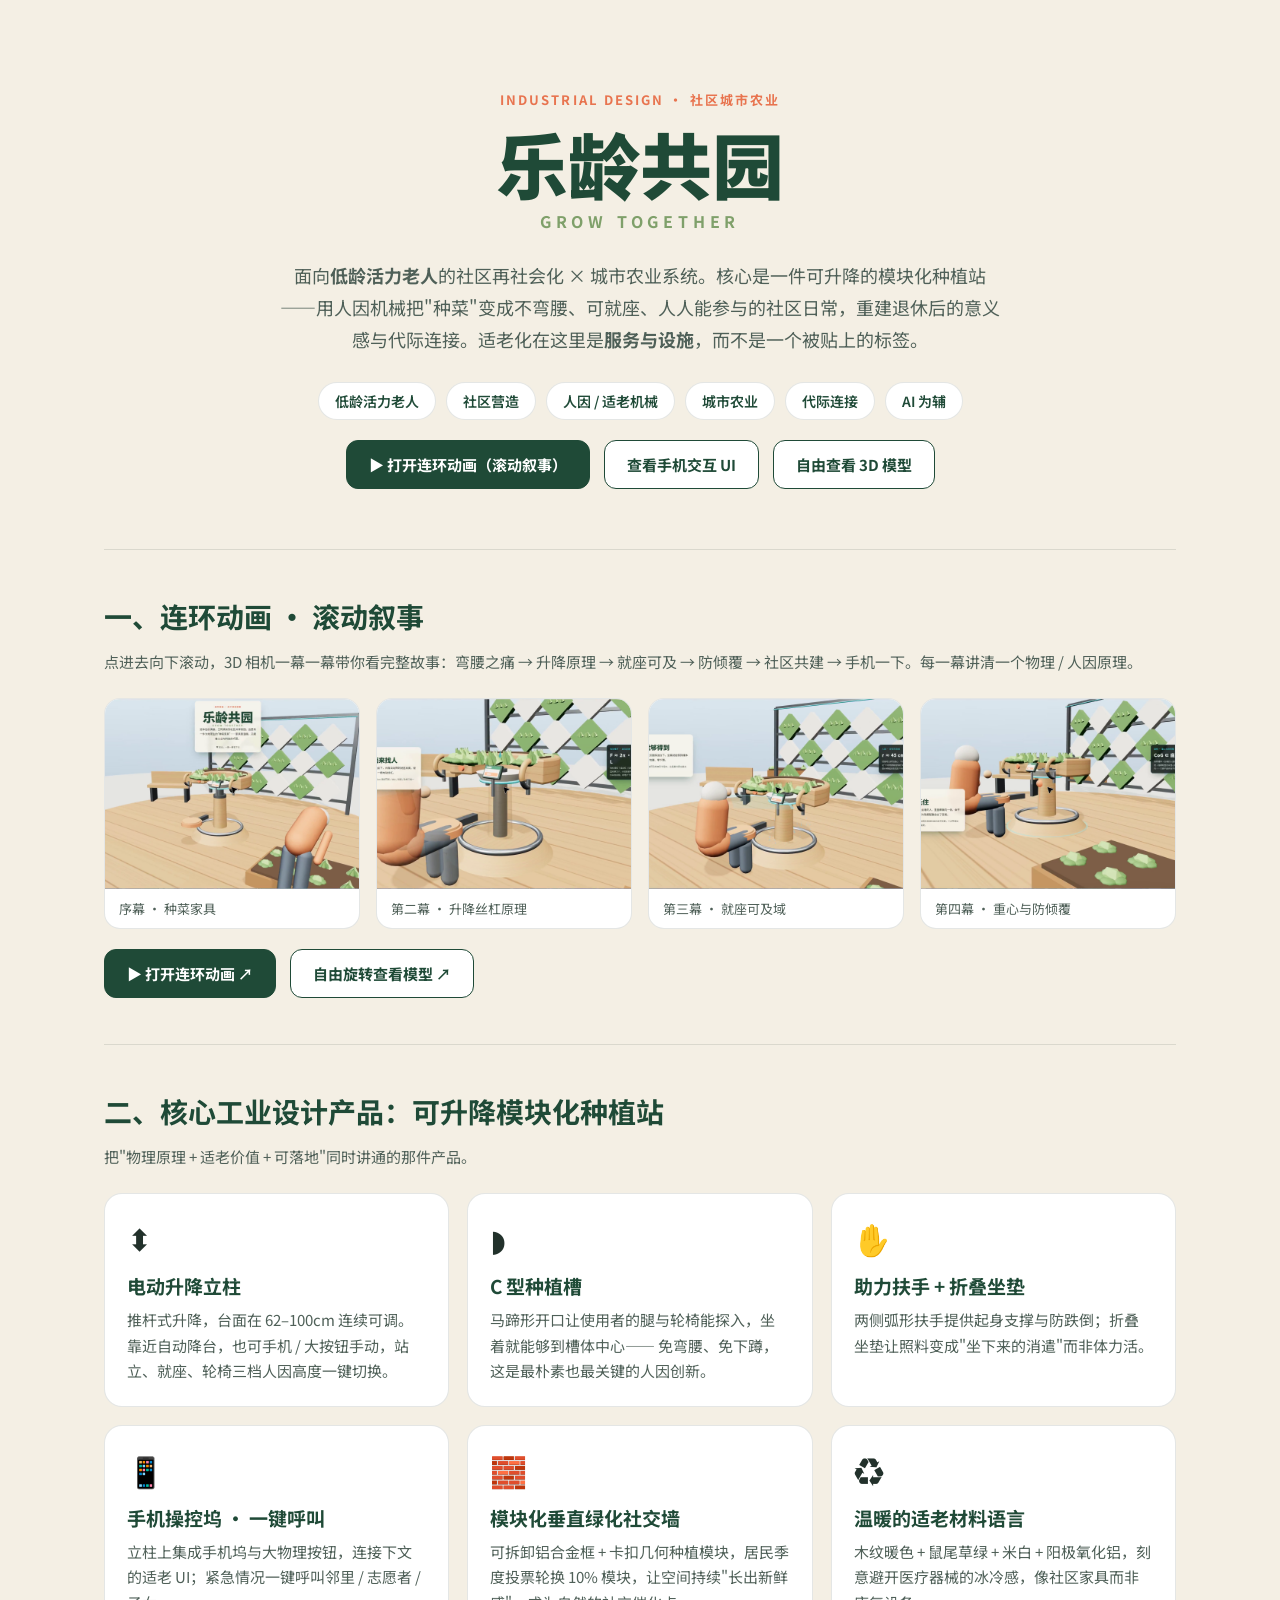
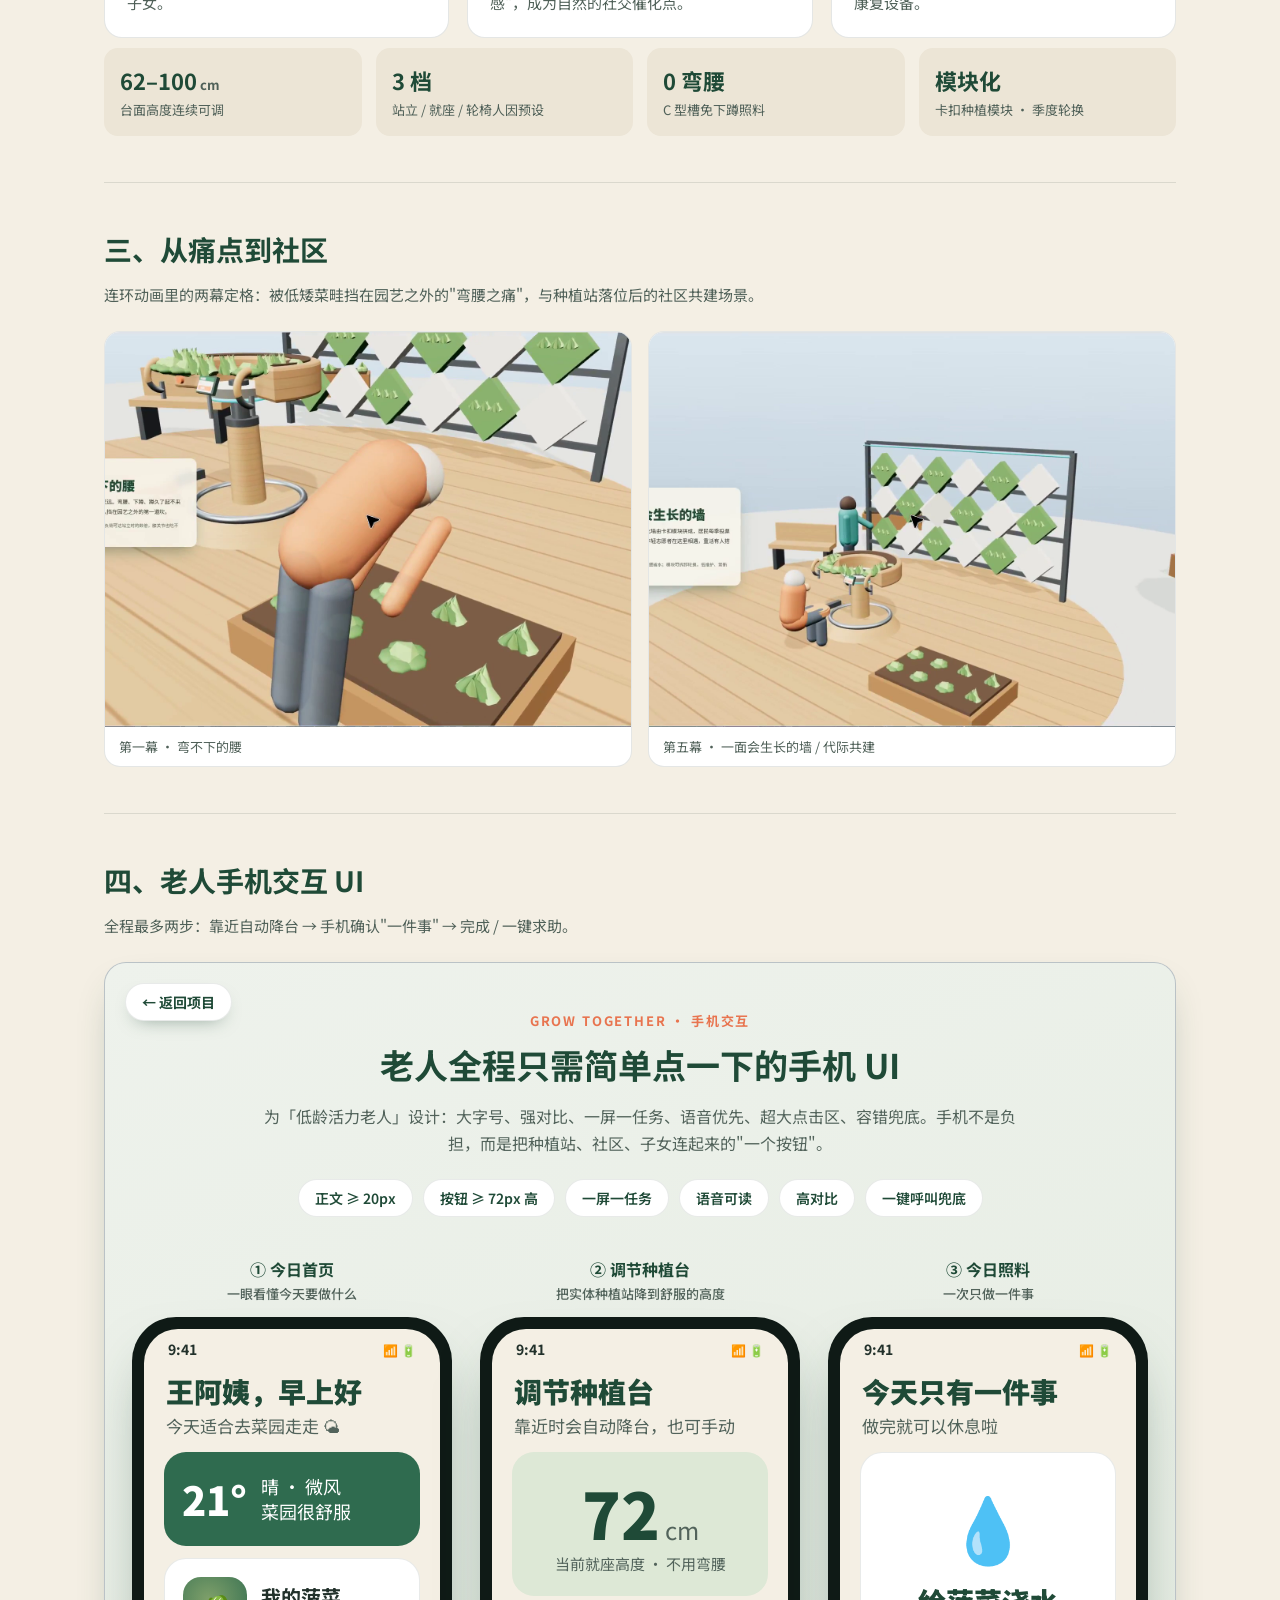
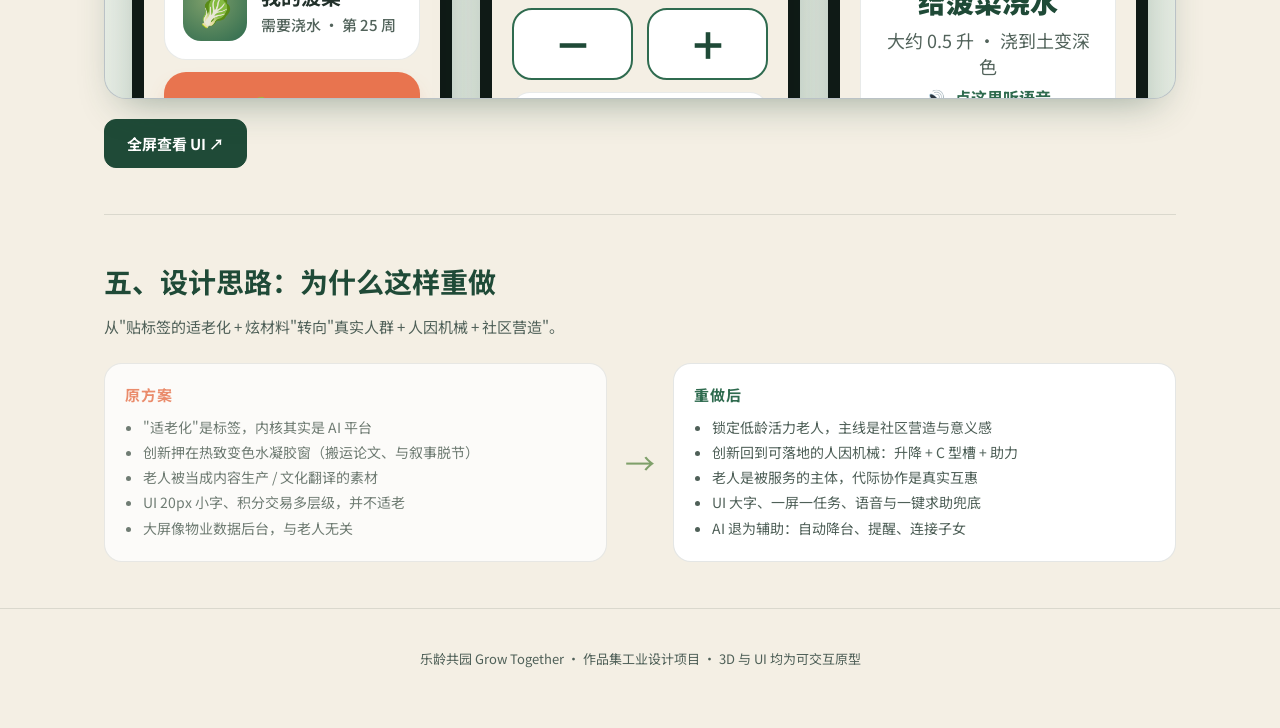
<file: senior-garden/index.html>
<!DOCTYPE html>
<html lang="zh-CN">
  <head>
    <meta charset="UTF-8" />
    <meta name="viewport" content="width=device-width, initial-scale=1.0" />
    <title>乐龄共园 Grow Together · 社区城市农业工业设计</title>
    <link rel="preconnect" href="https://fonts.googleapis.com" />
    <link
      href="https://fonts.googleapis.com/css2?family=Noto+Sans+SC:wght@400;500;700;900&display=swap"
      rel="stylesheet"
    />
    <link rel="stylesheet" href="./css/project.css" />
  </head>
  <body class="doc-page">
    <header class="hero">
      <div class="wrap">
        <div class="kicker">INDUSTRIAL DESIGN · 社区城市农业</div>
        <h1>乐龄共园</h1>
        <div class="en">Grow Together</div>
        <p class="lead">
          面向<strong>低龄活力老人</strong>的社区再社会化 ×
          城市农业系统。核心是一件可升降的模块化种植站——用人因机械把"种菜"变成不弯腰、可就座、人人能参与的社区日常，重建退休后的意义感与代际连接。适老化在这里是<strong>服务与设施</strong>，而不是一个被贴上的标签。
        </p>
        <div class="tags">
          <span>低龄活力老人</span>
          <span>社区营造</span>
          <span>人因 / 适老机械</span>
          <span>城市农业</span>
          <span>代际连接</span>
          <span>AI 为辅</span>
        </div>
        <div class="cta-row" style="justify-content: center">
          <a class="cta" href="./story.html">▶ 打开连环动画（滚动叙事）</a>
          <a class="cta ghost" href="./ui.html">查看手机交互 UI</a>
          <a class="cta ghost" href="./model.html">自由查看 3D 模型</a>
        </div>
      </div>
    </header>

    <main class="wrap">
      <!-- STORY / 连环动画 -->
      <section class="section" id="story">
        <h2>一、连环动画 · 滚动叙事</h2>
        <p class="sec-sub">
          点进去向下滚动，3D 相机一幕一幕带你看完整故事：弯腰之痛 → 升降原理 →
          就座可及 → 防倾覆 → 社区共建 → 手机一下。每一幕讲清一个物理 / 人因原理。
        </p>
        <div class="render-grid">
          <figure><img src="./scenes/scene-hero.png" alt="序幕" /><figcaption>序幕 · 种菜家具</figcaption></figure>
          <figure><img src="./scenes/scene-lift.png" alt="升降原理" /><figcaption>第二幕 · 升降丝杠原理</figcaption></figure>
          <figure><img src="./scenes/scene-reach.png" alt="可及域" /><figcaption>第三幕 · 就座可及域</figcaption></figure>
          <figure><img src="./scenes/scene-stable.png" alt="防倾覆" /><figcaption>第四幕 · 重心与防倾覆</figcaption></figure>
        </div>
        <div class="cta-row">
          <a class="cta" href="./story.html" target="_blank">▶ 打开连环动画 ↗</a>
          <a class="cta ghost" href="./model.html" target="_blank">自由旋转查看模型 ↗</a>
        </div>
      </section>

      <!-- PRODUCT -->
      <section class="section">
        <h2>二、核心工业设计产品：可升降模块化种植站</h2>
        <p class="sec-sub">把"物理原理 + 适老价值 + 可落地"同时讲通的那件产品。</p>
        <div class="grid-3">
          <div class="feat">
            <div class="fi">⬍</div>
            <h3>电动升降立柱</h3>
            <p>
              推杆式升降，台面在 62–100cm 连续可调。靠近自动降台，也可手机 /
              大按钮手动，站立、就座、轮椅三档人因高度一键切换。
            </p>
          </div>
          <div class="feat">
            <div class="fi">◗</div>
            <h3>C 型种植槽</h3>
            <p>
              马蹄形开口让使用者的腿与轮椅能探入，坐着就能够到槽体中心——
              免弯腰、免下蹲，这是最朴素也最关键的人因创新。
            </p>
          </div>
          <div class="feat">
            <div class="fi">✋</div>
            <h3>助力扶手 + 折叠坐垫</h3>
            <p>
              两侧弧形扶手提供起身支撑与防跌倒；折叠坐垫让照料变成"坐下来的消遣"而非体力活。
            </p>
          </div>
          <div class="feat">
            <div class="fi">📱</div>
            <h3>手机操控坞 · 一键呼叫</h3>
            <p>
              立柱上集成手机坞与大物理按钮，连接下文的适老 UI；紧急情况一键呼叫邻里 /
              志愿者 / 子女。
            </p>
          </div>
          <div class="feat">
            <div class="fi">🧱</div>
            <h3>模块化垂直绿化社交墙</h3>
            <p>
              可拆卸铝合金框 + 卡扣几何种植模块，居民季度投票轮换 10%
              模块，让空间持续"长出新鲜感"，成为自然的社交催化点。
            </p>
          </div>
          <div class="feat">
            <div class="fi">♻️</div>
            <h3>温暖的适老材料语言</h3>
            <p>
              木纹暖色 + 鼠尾草绿 + 米白 + 阳极氧化铝，刻意避开医疗器械的冰冷感，像社区家具而非康复设备。
            </p>
          </div>
        </div>
        <div class="spec">
          <div><b>62–100<small> cm</small></b><small>台面高度连续可调</small></div>
          <div><b>3 档</b><small>站立 / 就座 / 轮椅人因预设</small></div>
          <div><b>0 弯腰</b><small>C 型槽免下蹲照料</small></div>
          <div><b>模块化</b><small>卡扣种植模块 · 季度轮换</small></div>
        </div>
      </section>

      <!-- STORY STILLS: pain -> community -->
      <section class="section" id="renders">
        <h2>三、从痛点到社区</h2>
        <p class="sec-sub">
          连环动画里的两幕定格：被低矮菜畦挡在园艺之外的"弯腰之痛"，与种植站落位后的社区共建场景。
        </p>
        <div class="render-grid">
          <figure>
            <img src="./scenes/scene-problem.png" alt="弯腰之痛" />
            <figcaption>第一幕 · 弯不下的腰</figcaption>
          </figure>
          <figure>
            <img src="./scenes/scene-community.png" alt="社区共建" />
            <figcaption>第五幕 · 一面会生长的墙 / 代际共建</figcaption>
          </figure>
        </div>
      </section>

      <!-- UI -->
      <section class="section" id="ui">
        <h2>四、老人手机交互 UI</h2>
        <p class="sec-sub">
          全程最多两步：靠近自动降台 → 手机确认"一件事" → 完成 / 一键求助。
        </p>
        <div class="embed" style="aspect-ratio: 16 / 11">
          <iframe src="./ui.html" title="乐龄共园手机 UI" loading="lazy"></iframe>
        </div>
        <div class="cta-row">
          <a class="cta" href="./ui.html" target="_blank">全屏查看 UI ↗</a>
        </div>
      </section>

      <!-- DESIGN PIVOT -->
      <section class="section">
        <h2>五、设计思路：为什么这样重做</h2>
        <p class="sec-sub">
          从"贴标签的适老化 + 炫材料"转向"真实人群 + 人因机械 + 社区营造"。
        </p>
        <div class="pivot">
          <div class="col was">
            <h4>原方案</h4>
            <ul>
              <li>"适老化"是标签，内核其实是 AI 平台</li>
              <li>创新押在热致变色水凝胶窗（搬运论文、与叙事脱节）</li>
              <li>老人被当成内容生产 / 文化翻译的素材</li>
              <li>UI 20px 小字、积分交易多层级，并不适老</li>
              <li>大屏像物业数据后台，与老人无关</li>
            </ul>
          </div>
          <div class="arrow">→</div>
          <div class="col now">
            <h4>重做后</h4>
            <ul>
              <li>锁定低龄活力老人，主线是社区营造与意义感</li>
              <li>创新回到可落地的人因机械：升降 + C 型槽 + 助力</li>
              <li>老人是被服务的主体，代际协作是真实互惠</li>
              <li>UI 大字、一屏一任务、语音与一键求助兜底</li>
              <li>AI 退为辅助：自动降台、提醒、连接子女</li>
            </ul>
          </div>
        </div>
      </section>
    </main>

    <footer class="footer">
      <div class="wrap">
        乐龄共园 Grow Together · 作品集工业设计项目 · 3D 与 UI 均为可交互原型
      </div>
    </footer>
  </body>
</html>
</file>
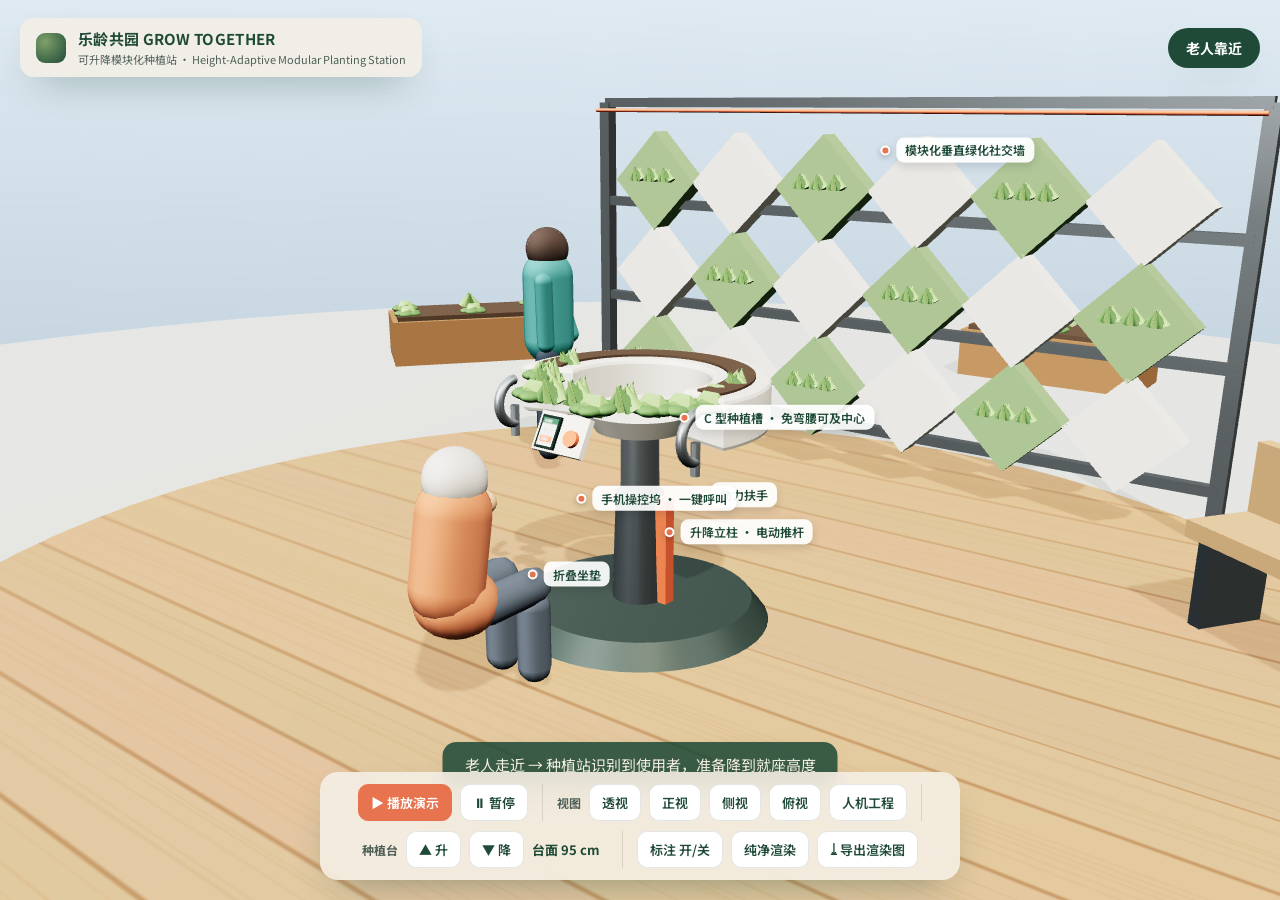
<file: senior-garden/model.html>
<!DOCTYPE html>
<html lang="zh-CN">
  <head>
    <meta charset="UTF-8" />
    <meta name="viewport" content="width=device-width, initial-scale=1.0" />
    <title>乐龄共园 · 可升降模块化种植站 — 3D 演示</title>
    <link rel="preconnect" href="https://fonts.googleapis.com" />
    <link
      href="https://fonts.googleapis.com/css2?family=Noto+Sans+SC:wght@400;500;700;900&display=swap"
      rel="stylesheet"
    />
    <link rel="stylesheet" href="./css/project.css" />
  </head>
  <body class="model-page">
    <div id="scene-root">
      <canvas id="scene"></canvas>
      <div id="annotations" class="annotations"></div>

      <header class="scene-topbar" data-ui>
        <div class="brand">
          <span class="brand-mark"></span>
          <div class="brand-text">
            <strong>乐龄共园 GROW&nbsp;TOGETHER</strong>
            <small>可升降模块化种植站 · Height-Adaptive Modular Planting Station</small>
          </div>
        </div>
        <div class="phase-pill" data-ui><span data-phase-label>就座照料</span></div>
      </header>

      <div class="scene-caption" data-ui data-caption>
        老人靠近 → 种植站自动降到就座高度 → 免弯腰照料 → 邻里 / 青年加入
      </div>

      <div class="scene-controls" data-ui>
        <div class="ctl-group">
          <button class="btn btn-primary" data-act="play">▶ 播放演示</button>
          <button class="btn" data-act="pause">⏸ 暂停</button>
        </div>
        <div class="ctl-group">
          <span class="ctl-label">视图</span>
          <button class="btn" data-view="persp">透视</button>
          <button class="btn" data-view="front">正视</button>
          <button class="btn" data-view="side">侧视</button>
          <button class="btn" data-view="top">俯视</button>
          <button class="btn" data-view="ergo">人机工程</button>
        </div>
        <div class="ctl-group">
          <span class="ctl-label">种植台</span>
          <button class="btn" data-act="raise">▲ 升</button>
          <button class="btn" data-act="lower">▼ 降</button>
          <span class="ctl-readout" data-height-readout>台面 72 cm</span>
        </div>
        <div class="ctl-group">
          <button class="btn" data-act="labels">标注 开/关</button>
          <button class="btn" data-act="pure">纯净渲染</button>
          <button class="btn" data-act="shot">⤓ 导出渲染图</button>
        </div>
      </div>

      <div class="loading" data-loading>正在装配 3D 模型…</div>
    </div>

    <script type="importmap">
      {
        "imports": {
          "three": "./vendor/three.module.js"
        }
      }
    </script>
    <script type="module" src="./js/scene.js"></script>
  </body>
</html>
</file>
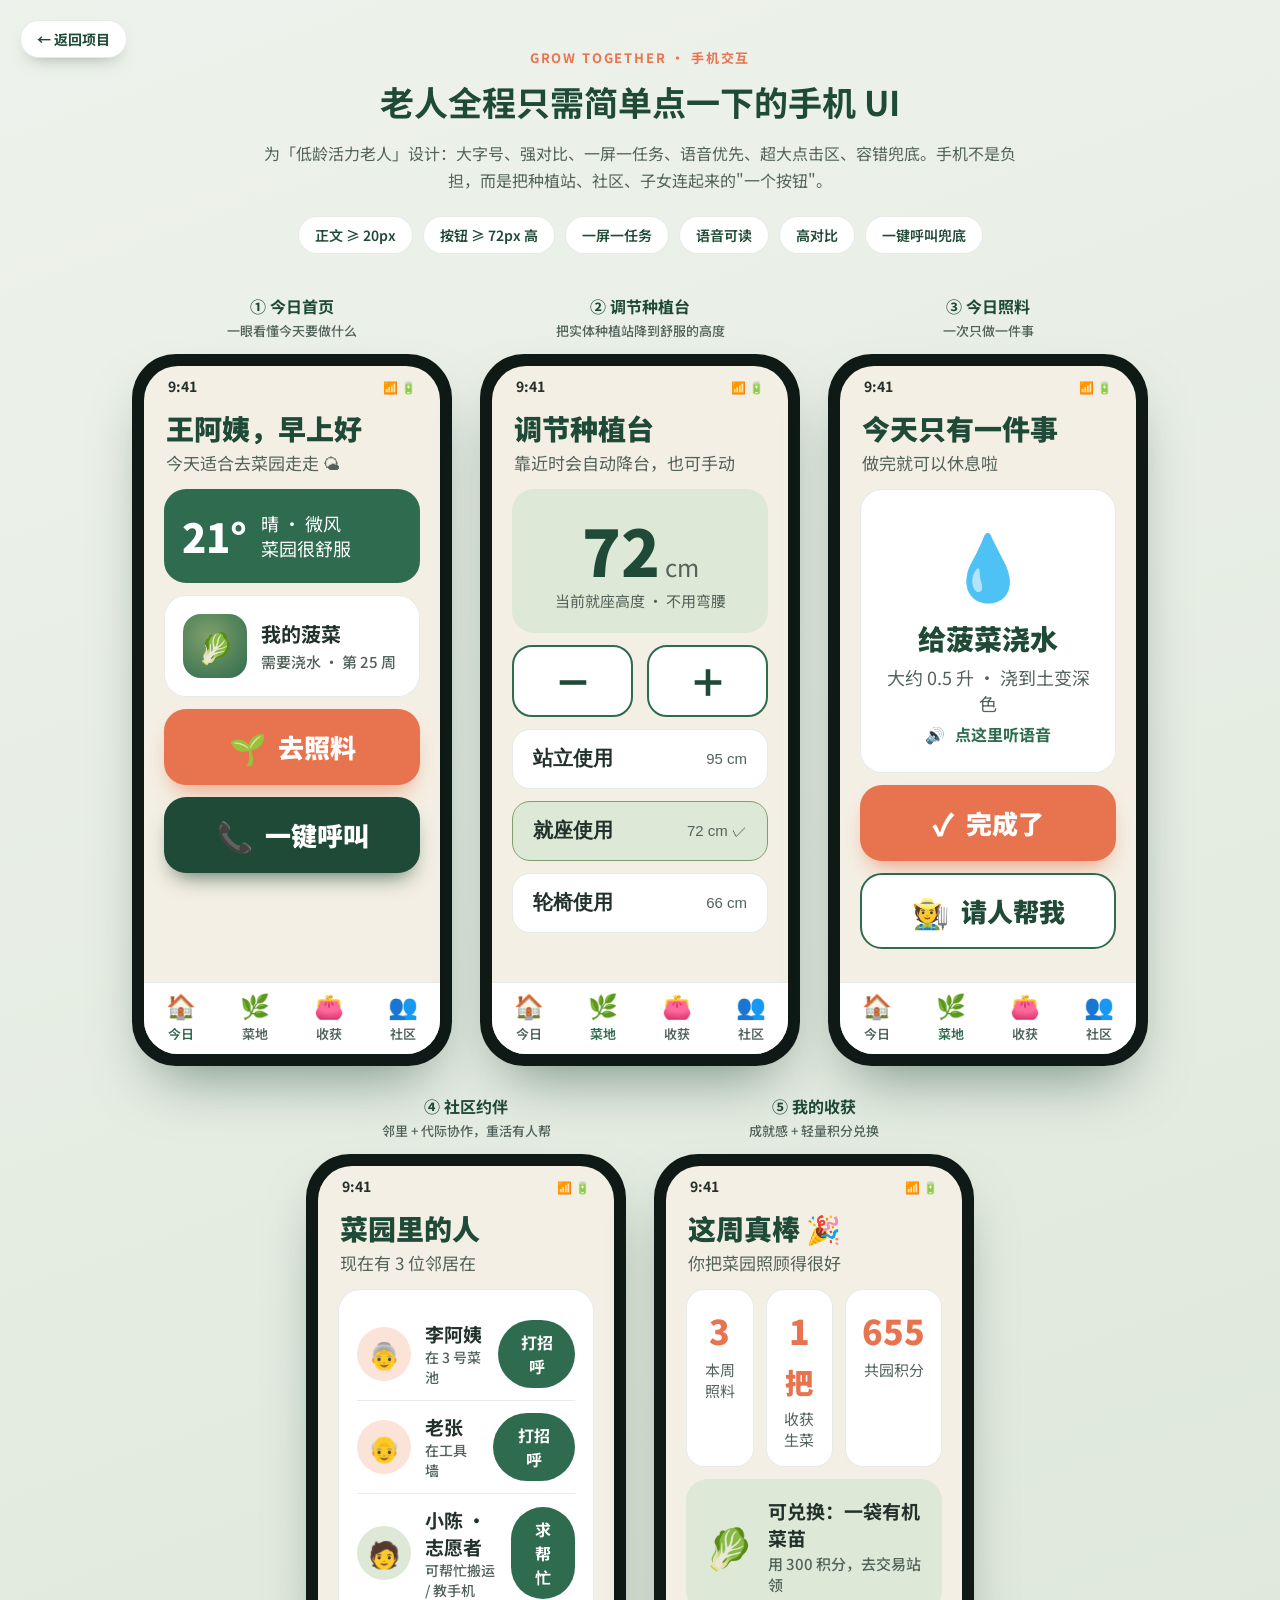
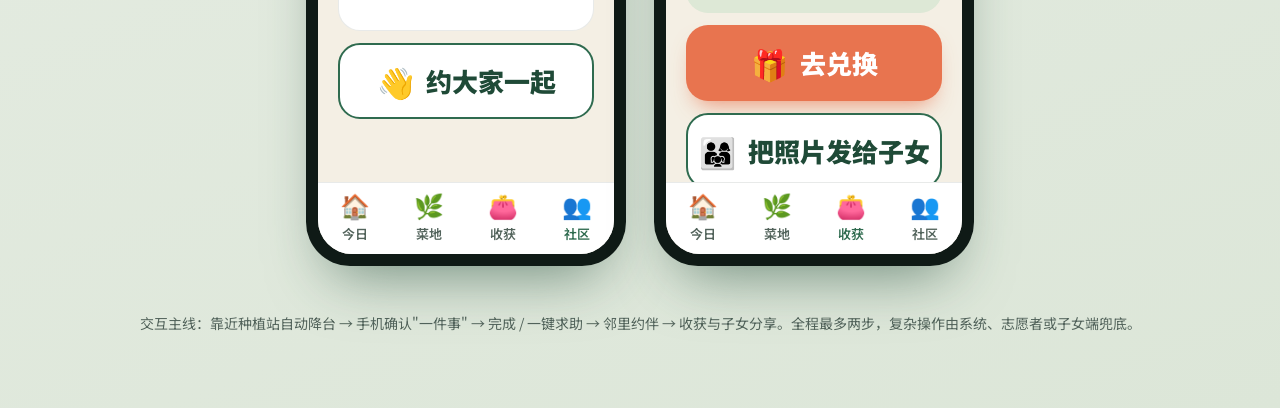
<file: senior-garden/ui.html>
<!DOCTYPE html>
<html lang="zh-CN">
  <head>
    <meta charset="UTF-8" />
    <meta name="viewport" content="width=device-width, initial-scale=1.0" />
    <title>乐龄共园 · 手机交互 UI</title>
    <link rel="preconnect" href="https://fonts.googleapis.com" />
    <link
      href="https://fonts.googleapis.com/css2?family=Noto+Sans+SC:wght@400;500;700;900&display=swap"
      rel="stylesheet"
    />
    <link rel="stylesheet" href="./css/ui.css" />
  </head>
  <body>
    <a class="back-link" href="./index.html">← 返回项目</a>

    <header class="ui-head">
      <div class="kicker">GROW TOGETHER · 手机交互</div>
      <h1>老人全程只需简单点一下的手机 UI</h1>
      <p>
        为「低龄活力老人」设计：大字号、强对比、一屏一任务、语音优先、超大点击区、容错兜底。手机不是负担，而是把种植站、社区、子女连起来的"一个按钮"。
      </p>
      <div class="principles">
        <span>正文 ≥ 20px</span>
        <span>按钮 ≥ 72px 高</span>
        <span>一屏一任务</span>
        <span>语音可读</span>
        <span>高对比</span>
        <span>一键呼叫兜底</span>
      </div>
    </header>

    <section class="phones">
      <!-- 1. 今日首页 -->
      <div class="phone-wrap">
        <div class="phone-label">① 今日首页<small>一眼看懂今天要做什么</small></div>
        <div class="phone">
          <div class="screen">
            <div class="statusbar"><span>9:41</span><span class="dots"></span></div>
            <div class="app-head">
              <div class="big">王阿姨，早上好</div>
              <div class="sub">今天适合去菜园走走 🌤</div>
            </div>
            <div class="screen-body">
              <div class="card green">
                <div class="weather">
                  <div class="temp">21°</div>
                  <div class="wtext">晴 · 微风<br />菜园很舒服</div>
                </div>
              </div>
              <div class="card">
                <div class="plot">
                  <div class="thumb">🥬</div>
                  <div class="meta">
                    我的菠菜
                    <small>需要浇水 · 第 25 周</small>
                  </div>
                </div>
              </div>
              <button class="big-btn"><span class="ico">🌱</span>去照料</button>
              <button class="big-btn call-btn">
                <span class="ico">📞</span>一键呼叫
              </button>
            </div>
            <div class="tabbar">
              <div class="tab active"><span class="t-ico">🏠</span>今日</div>
              <div class="tab"><span class="t-ico">🌿</span>菜地</div>
              <div class="tab"><span class="t-ico">👛</span>收获</div>
              <div class="tab"><span class="t-ico">👥</span>社区</div>
            </div>
          </div>
        </div>
      </div>

      <!-- 2. 调节种植台 -->
      <div class="phone-wrap">
        <div class="phone-label">
          ② 调节种植台<small>把实体种植站降到舒服的高度</small>
        </div>
        <div class="phone">
          <div class="screen">
            <div class="statusbar"><span>9:41</span><span class="dots"></span></div>
            <div class="app-head">
              <div class="big">调节种植台</div>
              <div class="sub">靠近时会自动降台，也可手动</div>
            </div>
            <div class="screen-body">
              <div class="card sage">
                <div class="height-display">
                  <span class="val">72</span><span class="unit"> cm</span>
                  <div class="hint">当前就座高度 · 不用弯腰</div>
                </div>
              </div>
              <div class="stepper">
                <button aria-label="降低">－</button>
                <button aria-label="升高">＋</button>
              </div>
              <div class="presets">
                <button class="preset">
                  站立使用 <span class="tag">95 cm</span>
                </button>
                <button class="preset active">
                  就座使用 <span class="tag">72 cm ✓</span>
                </button>
                <button class="preset">
                  轮椅使用 <span class="tag">66 cm</span>
                </button>
              </div>
            </div>
            <div class="tabbar">
              <div class="tab"><span class="t-ico">🏠</span>今日</div>
              <div class="tab active"><span class="t-ico">🌿</span>菜地</div>
              <div class="tab"><span class="t-ico">👛</span>收获</div>
              <div class="tab"><span class="t-ico">👥</span>社区</div>
            </div>
          </div>
        </div>
      </div>

      <!-- 3. 今日照料任务 -->
      <div class="phone-wrap">
        <div class="phone-label">③ 今日照料<small>一次只做一件事</small></div>
        <div class="phone">
          <div class="screen">
            <div class="statusbar"><span>9:41</span><span class="dots"></span></div>
            <div class="app-head">
              <div class="big">今天只有一件事</div>
              <div class="sub">做完就可以休息啦</div>
            </div>
            <div class="screen-body">
              <div class="card task-card">
                <div class="ico-big">💧</div>
                <div class="task-title">给菠菜浇水</div>
                <div class="task-sub">大约 0.5 升 · 浇到土变深色</div>
                <div class="voice-row"><span>🔊</span>点这里听语音</div>
              </div>
              <button class="big-btn"><span class="ico">✓</span>完成了</button>
              <button class="big-btn outline">
                <span class="ico">🧑‍🌾</span>请人帮我
              </button>
            </div>
            <div class="tabbar">
              <div class="tab"><span class="t-ico">🏠</span>今日</div>
              <div class="tab active"><span class="t-ico">🌿</span>菜地</div>
              <div class="tab"><span class="t-ico">👛</span>收获</div>
              <div class="tab"><span class="t-ico">👥</span>社区</div>
            </div>
          </div>
        </div>
      </div>

      <!-- 4. 社区 / 约伴 -->
      <div class="phone-wrap">
        <div class="phone-label">
          ④ 社区约伴<small>邻里 + 代际协作，重活有人帮</small>
        </div>
        <div class="phone">
          <div class="screen">
            <div class="statusbar"><span>9:41</span><span class="dots"></span></div>
            <div class="app-head">
              <div class="big">菜园里的人</div>
              <div class="sub">现在有 3 位邻居在</div>
            </div>
            <div class="screen-body">
              <div class="card">
                <div class="neighbor">
                  <div class="avatar">👵</div>
                  <div class="nm">李阿姨<small>在 3 号菜池</small></div>
                  <button class="pill-btn">打招呼</button>
                </div>
                <div class="neighbor">
                  <div class="avatar">👴</div>
                  <div class="nm">老张<small>在工具墙</small></div>
                  <button class="pill-btn">打招呼</button>
                </div>
                <div class="neighbor">
                  <div class="avatar b">🧑</div>
                  <div class="nm">
                    小陈 · 志愿者<small>可帮忙搬运 / 教手机</small>
                  </div>
                  <button class="pill-btn">求帮忙</button>
                </div>
              </div>
              <button class="big-btn outline">
                <span class="ico">👋</span>约大家一起
              </button>
            </div>
            <div class="tabbar">
              <div class="tab"><span class="t-ico">🏠</span>今日</div>
              <div class="tab"><span class="t-ico">🌿</span>菜地</div>
              <div class="tab"><span class="t-ico">👛</span>收获</div>
              <div class="tab active"><span class="t-ico">👥</span>社区</div>
            </div>
          </div>
        </div>
      </div>

      <!-- 5. 我的收获 -->
      <div class="phone-wrap">
        <div class="phone-label">
          ⑤ 我的收获<small>成就感 + 轻量积分兑换</small>
        </div>
        <div class="phone">
          <div class="screen">
            <div class="statusbar"><span>9:41</span><span class="dots"></span></div>
            <div class="app-head">
              <div class="big">这周真棒 🎉</div>
              <div class="sub">你把菜园照顾得很好</div>
            </div>
            <div class="screen-body">
              <div class="stat-row">
                <div class="stat"><div class="n">3</div><div class="l">本周照料</div></div>
                <div class="stat"><div class="n">1<small>把</small></div><div class="l">收获生菜</div></div>
                <div class="stat"><div class="n">655</div><div class="l">共园积分</div></div>
              </div>
              <div class="card sage">
                <div class="reward">
                  <div class="r-ico">🥬</div>
                  <div class="r-text">
                    可兑换：一袋有机菜苗
                    <small>用 300 积分，去交易站领</small>
                  </div>
                </div>
              </div>
              <button class="big-btn"><span class="ico">🎁</span>去兑换</button>
              <button class="big-btn outline">
                <span class="ico">👨‍👩‍👧</span>把照片发给子女
              </button>
            </div>
            <div class="tabbar">
              <div class="tab"><span class="t-ico">🏠</span>今日</div>
              <div class="tab"><span class="t-ico">🌿</span>菜地</div>
              <div class="tab active"><span class="t-ico">👛</span>收获</div>
              <div class="tab"><span class="t-ico">👥</span>社区</div>
            </div>
          </div>
        </div>
      </div>
    </section>

    <p class="footnote">
      交互主线：靠近种植站自动降台 → 手机确认"一件事" → 完成 / 一键求助 →
      邻里约伴 → 收获与子女分享。全程最多两步，复杂操作由系统、志愿者或子女端兜底。
    </p>
  </body>
</html>
</file>
<file: senior-garden/css/project.css>
:root {
  --ink: #22312b;
  --ink-soft: #4f6058;
  --paper: #f4efe4;
  --paper-2: #ece5d6;
  --green: #2f6b4f;
  --green-deep: #1f4a37;
  --sage: #7fa06a;
  --coral: #e8744f;
  --line: rgba(34, 49, 43, 0.12);
  --shadow: 0 18px 40px -18px rgba(31, 74, 55, 0.45);
  font-family: "Noto Sans SC", system-ui, -apple-system, sans-serif;
}

* {
  box-sizing: border-box;
}
html,
body {
  margin: 0;
  padding: 0;
  color: var(--ink);
  background: var(--paper);
}

/* ============================ 3D MODEL PAGE ============================ */
.model-page {
  overflow: hidden;
}
#scene-root {
  position: fixed;
  inset: 0;
  width: 100vw;
  height: 100vh;
}
#scene {
  display: block;
  width: 100%;
  height: 100%;
}

.scene-topbar {
  position: absolute;
  top: 18px;
  left: 20px;
  right: 20px;
  display: flex;
  justify-content: space-between;
  align-items: center;
  gap: 16px;
  pointer-events: none;
  z-index: 6;
}
.brand {
  display: flex;
  align-items: center;
  gap: 12px;
  background: rgba(244, 239, 228, 0.82);
  backdrop-filter: blur(8px);
  padding: 10px 16px;
  border-radius: 14px;
  box-shadow: var(--shadow);
}
.brand-mark {
  width: 30px;
  height: 30px;
  border-radius: 9px;
  background: radial-gradient(circle at 30% 30%, var(--sage), var(--green-deep));
  flex: none;
}
.brand-text strong {
  display: block;
  font-size: 15px;
  letter-spacing: 0.02em;
  color: var(--green-deep);
}
.brand-text small {
  display: block;
  font-size: 11px;
  color: var(--ink-soft);
  margin-top: 2px;
}
.phase-pill {
  background: var(--green-deep);
  color: #fff;
  padding: 10px 18px;
  border-radius: 999px;
  font-weight: 700;
  font-size: 14px;
  box-shadow: var(--shadow);
}

.scene-caption {
  position: absolute;
  left: 50%;
  bottom: 112px;
  transform: translateX(-50%);
  max-width: min(680px, 90vw);
  text-align: center;
  background: rgba(31, 74, 55, 0.86);
  color: #f4efe4;
  padding: 12px 22px;
  border-radius: 14px;
  font-size: 15px;
  line-height: 1.5;
  z-index: 6;
  box-shadow: var(--shadow);
}

.scene-controls {
  position: absolute;
  left: 50%;
  bottom: 20px;
  transform: translateX(-50%);
  display: flex;
  flex-wrap: wrap;
  gap: 10px 14px;
  justify-content: center;
  align-items: center;
  background: rgba(244, 239, 228, 0.9);
  backdrop-filter: blur(10px);
  padding: 12px 16px;
  border-radius: 18px;
  z-index: 6;
  box-shadow: var(--shadow);
  max-width: 94vw;
}
.ctl-group {
  display: flex;
  align-items: center;
  gap: 8px;
  padding-right: 14px;
  border-right: 1px solid var(--line);
}
.ctl-group:last-child {
  border-right: none;
  padding-right: 0;
}
.ctl-label {
  font-size: 12px;
  color: var(--ink-soft);
  font-weight: 700;
}
.ctl-readout {
  font-size: 13px;
  color: var(--green-deep);
  font-weight: 700;
  min-width: 76px;
}
.btn {
  font-family: inherit;
  font-size: 13px;
  font-weight: 600;
  color: var(--green-deep);
  background: #fff;
  border: 1px solid var(--line);
  border-radius: 10px;
  padding: 8px 12px;
  cursor: pointer;
  transition: all 0.15s ease;
  white-space: nowrap;
}
.btn:hover {
  background: var(--paper-2);
  transform: translateY(-1px);
}
.btn-primary {
  background: var(--coral);
  color: #fff;
  border-color: var(--coral);
}
.btn-primary:hover {
  background: #d9633e;
}

.annotations {
  position: absolute;
  inset: 0;
  pointer-events: none;
  z-index: 5;
}
.anno {
  position: absolute;
  top: 0;
  left: 0;
  display: flex;
  align-items: center;
  gap: 6px;
  transform: translate(-9999px, -9999px);
  will-change: transform;
}
.anno-dot {
  width: 10px;
  height: 10px;
  border-radius: 50%;
  background: var(--coral);
  border: 2px solid #fff;
  box-shadow: 0 2px 6px rgba(0, 0, 0, 0.25);
  flex: none;
}
.anno-text {
  background: rgba(255, 255, 255, 0.92);
  color: var(--green-deep);
  font-size: 12px;
  font-weight: 600;
  padding: 4px 9px;
  border-radius: 8px;
  box-shadow: 0 4px 10px rgba(0, 0, 0, 0.12);
  white-space: nowrap;
}

.loading {
  position: absolute;
  inset: 0;
  display: flex;
  align-items: center;
  justify-content: center;
  font-size: 16px;
  color: var(--ink-soft);
  background: var(--paper);
  z-index: 10;
}

/* pure render mode hides overlays */
.model-page.pure [data-ui],
.model-page.pure .annotations {
  display: none !important;
}

/* ============================ LANDING / OVERVIEW PAGE ============================ */
.doc-page {
  background: var(--paper);
  overflow-x: hidden;
}
.wrap {
  max-width: 1120px;
  margin: 0 auto;
  padding: 0 24px;
}
.hero {
  padding: 90px 0 60px;
  text-align: center;
}
.hero .kicker {
  color: var(--coral);
  font-weight: 700;
  letter-spacing: 0.16em;
  font-size: 13px;
}
.hero h1 {
  font-size: clamp(38px, 6vw, 72px);
  line-height: 1.05;
  color: var(--green-deep);
  margin: 16px 0 8px;
  font-weight: 900;
}
.hero .en {
  font-size: 16px;
  letter-spacing: 0.3em;
  color: var(--sage);
  text-transform: uppercase;
  font-weight: 700;
}
.hero .lead {
  max-width: 720px;
  margin: 26px auto 0;
  font-size: 18px;
  line-height: 1.8;
  color: var(--ink-soft);
}
.tags {
  display: flex;
  flex-wrap: wrap;
  gap: 10px;
  justify-content: center;
  margin-top: 26px;
}
.tags span {
  background: #fff;
  border: 1px solid var(--line);
  border-radius: 999px;
  padding: 8px 16px;
  font-size: 14px;
  font-weight: 600;
  color: var(--green-deep);
}

.section {
  padding: 46px 0;
  border-top: 1px solid var(--line);
}
.section h2 {
  font-size: 28px;
  color: var(--green-deep);
  margin: 0 0 6px;
}
.section .sec-sub {
  color: var(--ink-soft);
  font-size: 15px;
  margin-bottom: 26px;
}

.embed {
  position: relative;
  width: 100%;
  aspect-ratio: 16 / 10;
  border-radius: 22px;
  overflow: hidden;
  box-shadow: var(--shadow);
  border: 1px solid var(--line);
  background: #cfd6dc;
}
.embed iframe {
  width: 100%;
  height: 100%;
  border: 0;
  display: block;
}
.cta-row {
  display: flex;
  flex-wrap: wrap;
  gap: 14px;
  margin-top: 20px;
}
.cta {
  display: inline-flex;
  align-items: center;
  gap: 8px;
  text-decoration: none;
  font-weight: 700;
  font-size: 15px;
  padding: 13px 22px;
  border-radius: 12px;
  background: var(--green-deep);
  color: #fff;
  border: 1px solid var(--green-deep);
  transition: transform 0.15s ease;
}
.cta.ghost {
  background: #fff;
  color: var(--green-deep);
}
.cta:hover {
  transform: translateY(-2px);
}

.grid-3 {
  display: grid;
  grid-template-columns: repeat(auto-fit, minmax(260px, 1fr));
  gap: 18px;
}
.feat {
  background: #fff;
  border: 1px solid var(--line);
  border-radius: 18px;
  padding: 22px;
}
.feat .fi {
  font-size: 30px;
}
.feat h3 {
  margin: 12px 0 8px;
  font-size: 19px;
  color: var(--green-deep);
}
.feat p {
  margin: 0;
  font-size: 15px;
  line-height: 1.7;
  color: var(--ink-soft);
}
.spec {
  display: grid;
  grid-template-columns: repeat(auto-fit, minmax(180px, 1fr));
  gap: 14px;
  margin-top: 10px;
}
.spec div {
  background: var(--paper-2);
  border-radius: 14px;
  padding: 16px;
}
.spec b {
  display: block;
  color: var(--green-deep);
  font-size: 22px;
}
.spec small {
  color: var(--ink-soft);
  font-size: 13px;
}
.pivot {
  display: grid;
  grid-template-columns: 1fr auto 1fr;
  gap: 18px;
  align-items: center;
}
.pivot .col {
  background: #fff;
  border: 1px solid var(--line);
  border-radius: 18px;
  padding: 20px;
}
.pivot .col.was {
  opacity: 0.8;
}
.pivot .col h4 {
  margin: 0 0 10px;
  font-size: 15px;
  color: var(--coral);
  letter-spacing: 0.08em;
}
.pivot .col.now h4 {
  color: var(--green);
}
.pivot ul {
  margin: 0;
  padding-left: 18px;
  color: var(--ink-soft);
  font-size: 14px;
  line-height: 1.8;
}
.pivot .arrow {
  font-size: 30px;
  color: var(--sage);
  text-align: center;
}
.render-grid {
  display: grid;
  grid-template-columns: repeat(auto-fit, minmax(240px, 1fr));
  gap: 16px;
}
.render-grid figure {
  margin: 0;
  background: #fff;
  border: 1px solid var(--line);
  border-radius: 16px;
  overflow: hidden;
}
.render-grid img {
  width: 100%;
  display: block;
  aspect-ratio: 4 / 3;
  object-fit: cover;
  background: #e4e9ec;
}
.render-grid figcaption {
  padding: 10px 14px;
  font-size: 13px;
  color: var(--ink-soft);
}
.footer {
  padding: 40px 0 60px;
  text-align: center;
  color: var(--ink-soft);
  font-size: 13px;
  border-top: 1px solid var(--line);
}
@media (max-width: 720px) {
  .pivot {
    grid-template-columns: 1fr;
  }
  .pivot .arrow {
    transform: rotate(90deg);
  }
}
</file>
<file: senior-garden/css/ui.css>
:root {
  --ink: #22312b;
  --ink-soft: #52635b;
  --paper: #f4efe4;
  --green: #2f6b4f;
  --green-deep: #1f4a37;
  --sage: #7fa06a;
  --sage-soft: #dde8d6;
  --coral: #e8744f;
  --coral-soft: #fbe3d8;
  --card: #ffffff;
  --line: rgba(34, 49, 43, 0.1);
  font-family: "Noto Sans SC", system-ui, -apple-system, sans-serif;
}
* {
  box-sizing: border-box;
}
body {
  margin: 0;
  background: linear-gradient(160deg, #eef2ec, #dce6d8);
  color: var(--ink);
  padding: 48px 24px 72px;
}
.ui-head {
  max-width: 1180px;
  margin: 0 auto 40px;
  text-align: center;
}
.ui-head .kicker {
  color: var(--coral);
  font-weight: 700;
  letter-spacing: 0.14em;
  font-size: 13px;
}
.ui-head h1 {
  font-size: 34px;
  color: var(--green-deep);
  margin: 10px 0 14px;
}
.ui-head p {
  color: var(--ink-soft);
  font-size: 16px;
  line-height: 1.7;
  max-width: 760px;
  margin: 0 auto;
}
.principles {
  display: flex;
  flex-wrap: wrap;
  gap: 10px;
  justify-content: center;
  margin-top: 22px;
}
.principles span {
  background: #fff;
  border: 1px solid var(--line);
  border-radius: 999px;
  padding: 8px 16px;
  font-size: 14px;
  font-weight: 600;
  color: var(--green-deep);
}

.phones {
  display: flex;
  flex-wrap: wrap;
  gap: 28px;
  justify-content: center;
  align-items: flex-start;
  max-width: 1860px;
  margin: 0 auto;
}
.phone-wrap {
  width: 320px;
}
.phone-label {
  text-align: center;
  font-weight: 700;
  color: var(--green-deep);
  margin-bottom: 14px;
  font-size: 16px;
}
.phone-label small {
  display: block;
  font-weight: 500;
  color: var(--ink-soft);
  font-size: 13px;
  margin-top: 3px;
}

/* phone frame */
.phone {
  width: 320px;
  height: 712px;
  background: #0f1a16;
  border-radius: 44px;
  padding: 12px;
  box-shadow: 0 30px 60px -24px rgba(31, 74, 55, 0.6);
  position: relative;
}
.screen {
  width: 100%;
  height: 100%;
  background: var(--paper);
  border-radius: 34px;
  overflow: hidden;
  display: flex;
  flex-direction: column;
  position: relative;
}
.statusbar {
  height: 40px;
  display: flex;
  align-items: center;
  justify-content: space-between;
  padding: 0 24px;
  font-size: 14px;
  font-weight: 700;
  color: var(--ink);
  flex: none;
}
.statusbar .dots::after {
  content: "📶 🔋";
  font-size: 12px;
}
.app-head {
  padding: 6px 22px 10px;
  flex: none;
}
.app-head .big {
  font-size: 28px;
  font-weight: 900;
  color: var(--green-deep);
  line-height: 1.2;
}
.app-head .sub {
  font-size: 17px;
  color: var(--ink-soft);
  margin-top: 4px;
}
.screen-body {
  flex: 1;
  overflow: hidden;
  padding: 4px 20px 14px;
  display: flex;
  flex-direction: column;
  gap: 12px;
}

.card {
  background: var(--card);
  border-radius: 22px;
  padding: 18px;
  border: 1px solid var(--line);
}
.card.green {
  background: var(--green);
  color: #fff;
  border: none;
}
.card.sage {
  background: var(--sage-soft);
  border: none;
}

/* weather row */
.weather {
  display: flex;
  align-items: center;
  gap: 14px;
}
.weather .temp {
  font-size: 40px;
  font-weight: 900;
}
.weather .wtext {
  font-size: 18px;
  line-height: 1.4;
}

.plot {
  display: flex;
  align-items: center;
  gap: 14px;
}
.plot .thumb {
  width: 64px;
  height: 64px;
  border-radius: 18px;
  background: radial-gradient(circle at 40% 35%, var(--sage), var(--green));
  flex: none;
  display: flex;
  align-items: center;
  justify-content: center;
  font-size: 30px;
}
.plot .meta {
  font-size: 20px;
  font-weight: 700;
}
.plot .meta small {
  display: block;
  font-size: 15px;
  font-weight: 500;
  color: var(--ink-soft);
  margin-top: 3px;
}

/* big primary action */
.big-btn {
  display: flex;
  align-items: center;
  justify-content: center;
  gap: 12px;
  width: 100%;
  min-height: 76px;
  border: none;
  border-radius: 22px;
  background: var(--coral);
  color: #fff;
  font-size: 26px;
  font-weight: 900;
  font-family: inherit;
  cursor: pointer;
  box-shadow: 0 12px 22px -10px rgba(232, 116, 79, 0.8);
}
.big-btn.outline {
  background: #fff;
  color: var(--green-deep);
  border: 2px solid var(--green);
  box-shadow: none;
}
.big-btn .ico {
  font-size: 30px;
}
.call-btn {
  background: var(--green-deep);
  box-shadow: 0 12px 22px -10px rgba(31, 74, 55, 0.8);
}

/* height control */
.height-display {
  text-align: center;
  padding: 10px 0 4px;
}
.height-display .val {
  font-size: 64px;
  font-weight: 900;
  color: var(--green-deep);
  line-height: 1;
}
.height-display .unit {
  font-size: 24px;
  color: var(--ink-soft);
}
.height-display .hint {
  font-size: 15px;
  color: var(--ink-soft);
  margin-top: 6px;
}
.stepper {
  display: flex;
  gap: 14px;
}
.stepper button {
  flex: 1;
  min-height: 72px;
  font-size: 38px;
  font-weight: 900;
  border-radius: 20px;
  border: 2px solid var(--green);
  background: #fff;
  color: var(--green-deep);
  cursor: pointer;
  font-family: inherit;
}
.presets {
  display: flex;
  flex-direction: column;
  gap: 12px;
}
.preset {
  display: flex;
  align-items: center;
  justify-content: space-between;
  min-height: 60px;
  padding: 0 20px;
  border-radius: 18px;
  background: #fff;
  border: 1px solid var(--line);
  font-size: 20px;
  font-weight: 700;
  color: var(--ink);
  cursor: pointer;
}
.preset.active {
  background: var(--sage-soft);
  border-color: var(--sage);
}
.preset .tag {
  font-size: 15px;
  color: var(--ink-soft);
  font-weight: 500;
}

/* task */
.task-card {
  text-align: center;
  padding: 26px 18px;
}
.task-card .ico-big {
  font-size: 64px;
}
.task-card .task-title {
  font-size: 28px;
  font-weight: 900;
  color: var(--green-deep);
  margin: 10px 0 6px;
}
.task-card .task-sub {
  font-size: 18px;
  color: var(--ink-soft);
}
.voice-row {
  display: flex;
  align-items: center;
  justify-content: center;
  gap: 10px;
  color: var(--green);
  font-size: 16px;
  font-weight: 700;
  margin-top: 6px;
}

/* community list */
.neighbor {
  display: flex;
  align-items: center;
  gap: 14px;
  padding: 12px 0;
  border-bottom: 1px solid var(--line);
}
.neighbor:last-child {
  border-bottom: none;
}
.avatar {
  width: 54px;
  height: 54px;
  border-radius: 50%;
  flex: none;
  display: flex;
  align-items: center;
  justify-content: center;
  font-size: 26px;
  background: var(--coral-soft);
}
.avatar.b {
  background: var(--sage-soft);
}
.neighbor .nm {
  font-size: 19px;
  font-weight: 700;
}
.neighbor .nm small {
  display: block;
  font-size: 14px;
  color: var(--ink-soft);
  font-weight: 500;
}
.pill-btn {
  margin-left: auto;
  background: var(--green);
  color: #fff;
  border: none;
  border-radius: 999px;
  padding: 10px 18px;
  font-size: 16px;
  font-weight: 700;
  font-family: inherit;
  cursor: pointer;
}

/* harvest */
.stat-row {
  display: flex;
  gap: 12px;
}
.stat {
  flex: 1;
  background: #fff;
  border: 1px solid var(--line);
  border-radius: 18px;
  padding: 16px;
  text-align: center;
}
.stat .n {
  font-size: 34px;
  font-weight: 900;
  color: var(--coral);
}
.stat .l {
  font-size: 15px;
  color: var(--ink-soft);
  margin-top: 4px;
}
.reward {
  display: flex;
  align-items: center;
  gap: 14px;
}
.reward .r-ico {
  font-size: 40px;
}
.reward .r-text {
  font-size: 19px;
  font-weight: 700;
}
.reward .r-text small {
  display: block;
  font-size: 15px;
  font-weight: 500;
  color: var(--ink-soft);
  margin-top: 2px;
}

/* bottom tab */
.tabbar {
  flex: none;
  height: 72px;
  background: #fff;
  border-top: 1px solid var(--line);
  display: flex;
  align-items: center;
  justify-content: space-around;
  padding-bottom: 8px;
}
.tab {
  display: flex;
  flex-direction: column;
  align-items: center;
  gap: 2px;
  font-size: 13px;
  color: var(--ink-soft);
  font-weight: 600;
}
.tab .t-ico {
  font-size: 24px;
}
.tab.active {
  color: var(--green);
}
.footnote {
  max-width: 1180px;
  margin: 46px auto 0;
  text-align: center;
  color: var(--ink-soft);
  font-size: 14px;
  line-height: 1.7;
}
.back-link {
  position: fixed;
  top: 20px;
  left: 20px;
  background: #fff;
  border: 1px solid var(--line);
  border-radius: 999px;
  padding: 8px 16px;
  font-size: 14px;
  font-weight: 700;
  color: var(--green-deep);
  text-decoration: none;
  box-shadow: 0 8px 18px -10px rgba(31, 74, 55, 0.5);
}
</file>
